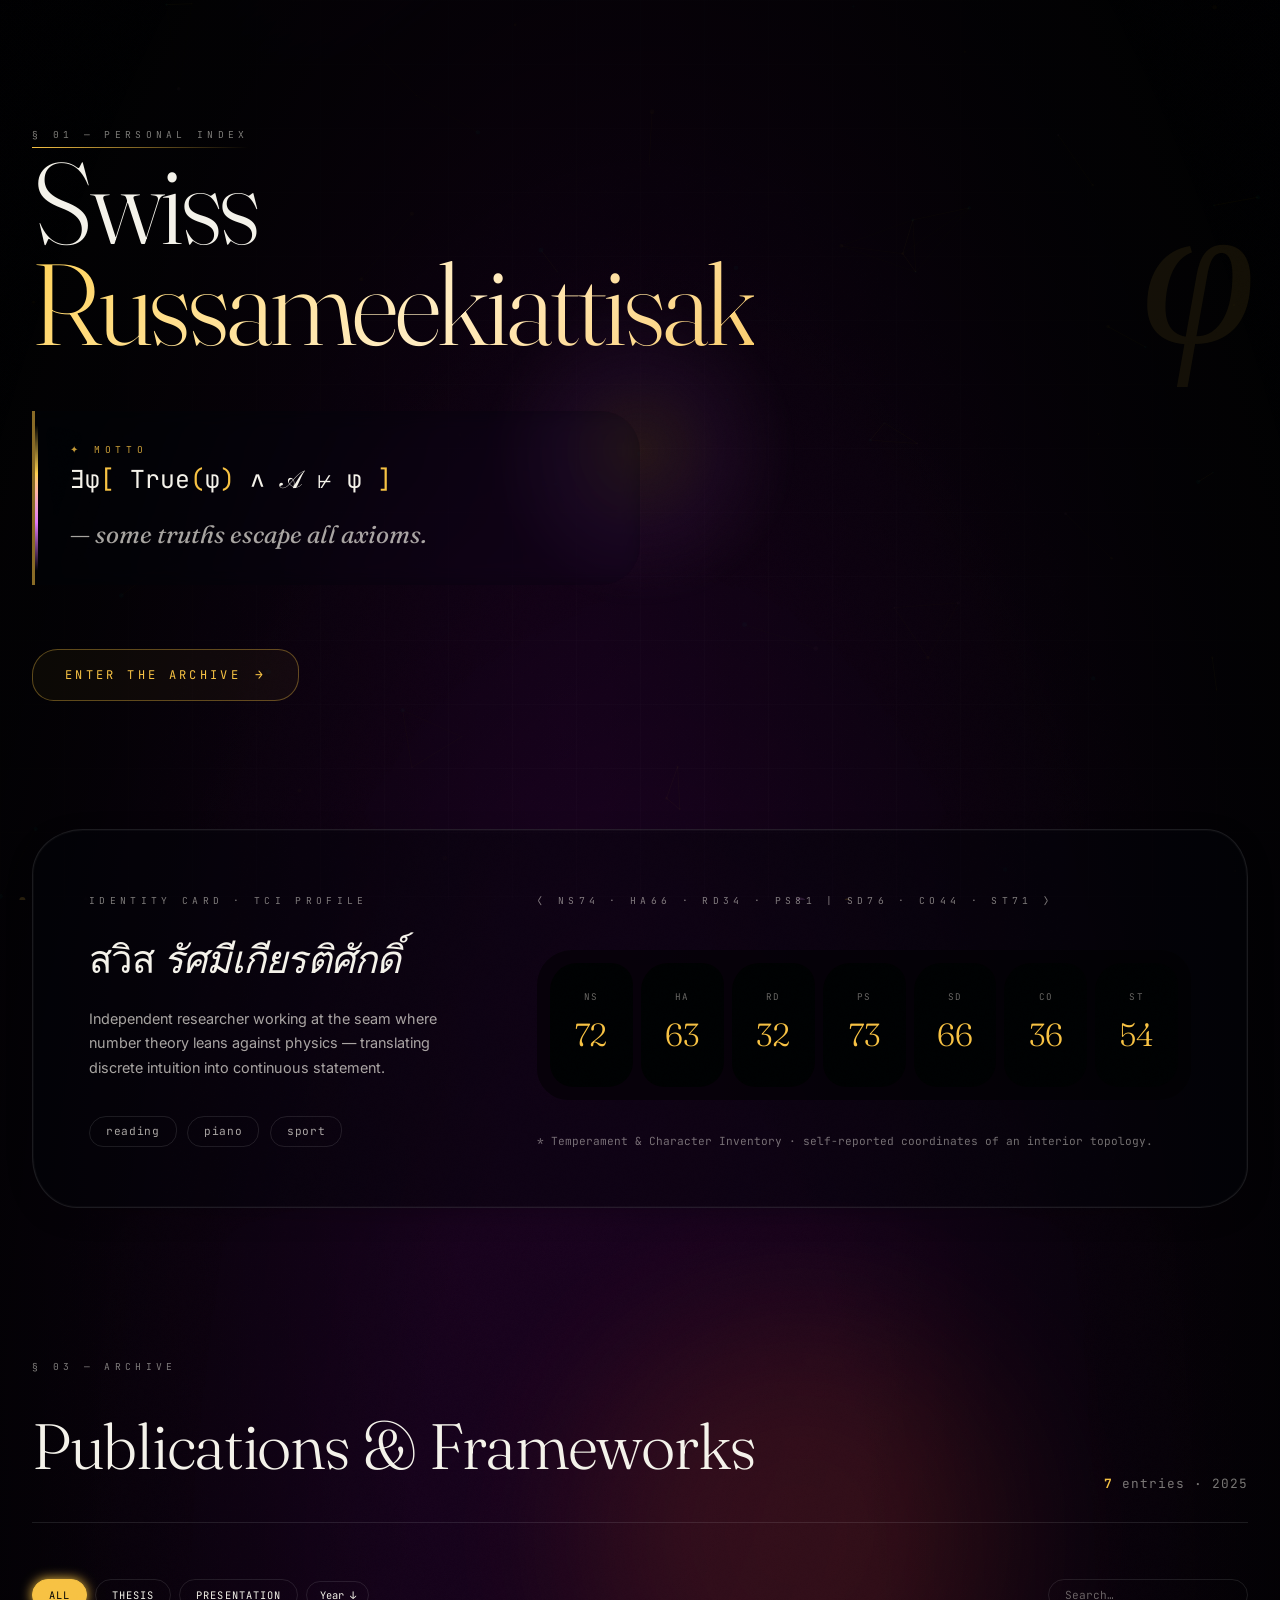
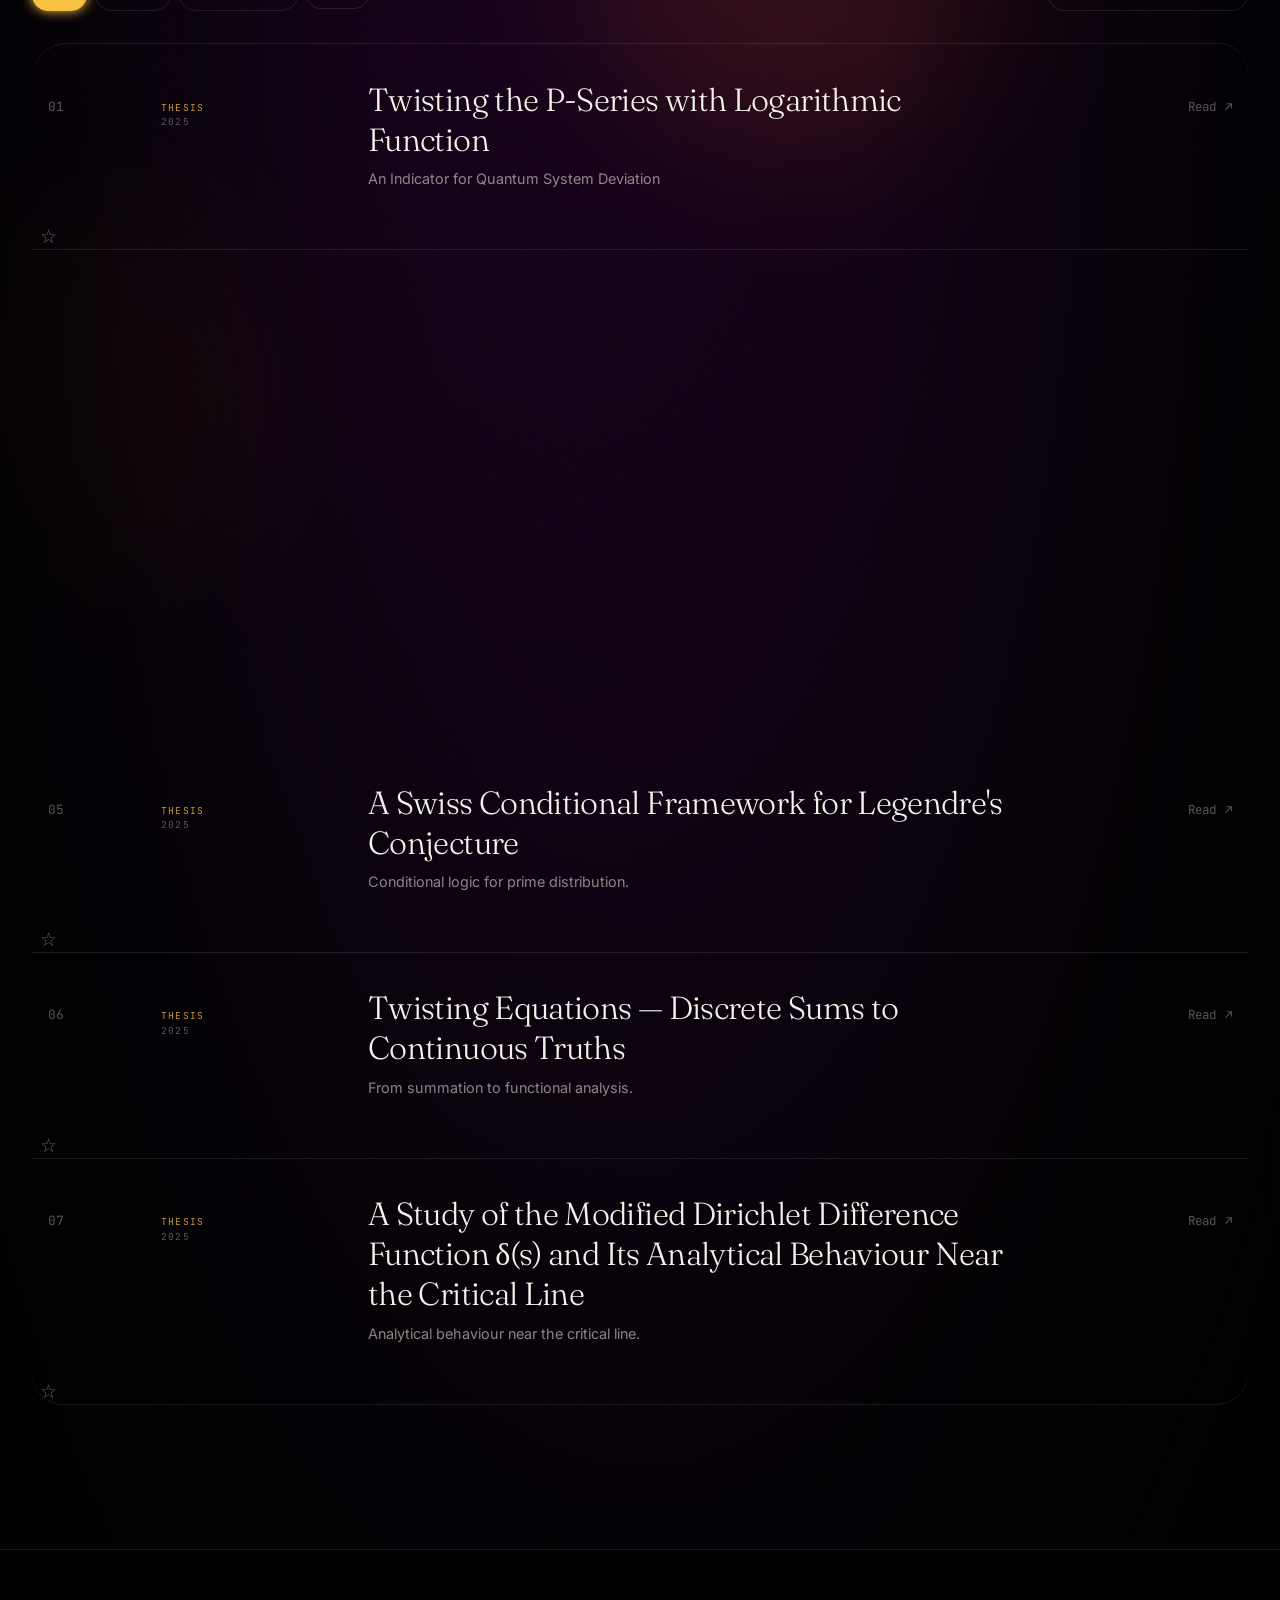
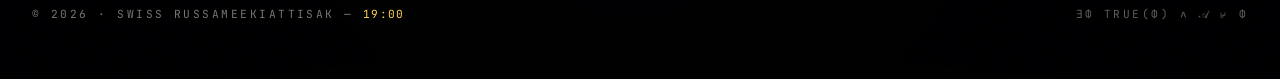
<file: index.html>
<!DOCTYPE html>
<html lang="en">
<head>
    <meta charset="UTF-8">
    <meta name="viewport" content="width=device-width, initial-scale=1.0">
    <title>Swiss Russameekiattisak — ∃φ True(φ) ∧ 𝒜 ⊬ φ</title>
    <meta name="description" content="Swiss Russameekiattisak — TCI NS74 HA66 RD34 PS81 | SD76 CO44 ST71">
    <link rel="preconnect" href="https://fonts.googleapis.com">
    <link rel="preconnect" href="https://fonts.gstatic.com" crossorigin>
    <link href="https://fonts.googleapis.com/css2?family=Fraunces:opsz,wght@9..144,300;9..144,400;9..144,600&family=JetBrains+Mono:wght@300;400;600&family=Inter:wght@300;400;500;600&display=swap" rel="stylesheet">

    <style>
        :root {
            --background: oklch(0.06 0.015 270);
            --foreground: oklch(0.96 0.01 90);
            --gold: oklch(0.84 0.15 85);
            --gold-bright: oklch(0.9 0.16 80);
            --gold-deep: oklch(0.6 0.17 58);
            --plasma: oklch(0.74 0.2 320);
            --plasma-bright: oklch(0.8 0.22 315);
            --cyan: oklch(0.8 0.14 200);
            --paper: oklch(0.1 0.02 270);
            --paper-light: oklch(0.14 0.02 270);
            --grid: oklch(1 0 0 / 5%);
            --hairline: oklch(1 0 0 / 10%);
            --hairline-gold: oklch(0.84 0.15 85 / 20%);
            --font-display: "Fraunces", "Cormorant Garamond", Georgia, serif;
            --font-mono: "JetBrains Mono", ui-monospace, monospace;
            --font-body: "Inter", system-ui, sans-serif;
            --ease-out-expo: cubic-bezier(0.16, 1, 0.3, 1);
            --ease-out-back: cubic-bezier(0.34, 1.56, 0.64, 1);
            --ease-spring: cubic-bezier(0.22, 1.2, 0.36, 1);
            --card-perspective: 1200px;
        }

        * {
            margin: 0;
            padding: 0;
            box-sizing: border-box;
        }
        html {
            scroll-behavior: smooth;
            scrollbar-width: thin;
            scrollbar-color: oklch(0.84 0.15 85 / 30%) transparent;
        }
        ::-webkit-scrollbar {
            width: 6px;
        }
        ::-webkit-scrollbar-track {
            background: transparent;
        }
        ::-webkit-scrollbar-thumb {
            background: oklch(0.84 0.15 85 / 25%);
            border-radius: 9999px;
        }
        ::-webkit-scrollbar-thumb:hover {
            background: oklch(0.84 0.15 85 / 45%);
        }
        ::selection {
            background: oklch(0.84 0.15 85 / 30%);
            color: #fff;
        }
        body {
            background-color: var(--background);
            color: var(--foreground);
            font-family: var(--font-body);
            line-height: 1.5;
            -webkit-font-smoothing: antialiased;
            -moz-osx-font-smoothing: grayscale;
            overflow-x: hidden;
            perspective: 1px;
            min-height: 100vh;
        }

        /* ===== MORPHING ORBS ===== */
        .orb-container {
            position: fixed;
            inset: 0;
            pointer-events: none;
            z-index: 0;
            overflow: hidden;
        }
        .orb {
            position: absolute;
            border-radius: 50%;
            filter: blur(80px);
            opacity: 0.45;
            will-change: transform;
            animation-timing-function: ease-in-out;
            animation-iteration-count: infinite;
        }
        .orb-1 {
            width: 55vmax;
            height: 55vmax;
            background: oklch(0.5 0.22 320 / 0.55);
            top: -20%;
            left: -15%;
            animation: orbFloat1 18s ease-in-out infinite;
        }
        .orb-2 {
            width: 45vmax;
            height: 45vmax;
            background: oklch(0.55 0.18 200 / 0.45);
            bottom: -25%;
            right: -10%;
            animation: orbFloat2 22s ease-in-out infinite;
        }
        .orb-3 {
            width: 35vmax;
            height: 35vmax;
            background: oklch(0.6 0.2 60 / 0.4);
            top: 40%;
            left: 45%;
            animation: orbFloat3 20s ease-in-out infinite;
        }
        .orb-4 {
            width: 30vmax;
            height: 30vmax;
            background: oklch(0.48 0.19 85 / 0.35);
            top: 55%;
            left: -8%;
            animation: orbFloat4 24s ease-in-out infinite;
        }
        .orb-5 {
            width: 25vmax;
            height: 25vmax;
            background: oklch(0.52 0.17 330 / 0.4);
            bottom: -15%;
            left: 30%;
            animation: orbFloat5 19s ease-in-out infinite;
        }
        @keyframes orbFloat1 {
            0%,
            100% {
                transform: translate(0, 0) scale(1);
            }
            25% {
                transform: translate(8vw, 6vh) scale(1.15);
            }
            50% {
                transform: translate(-3vw, 12vh) scale(0.9);
            }
            75% {
                transform: translate(5vw, -4vh) scale(1.08);
            }
        }
        @keyframes orbFloat2 {
            0%,
            100% {
                transform: translate(0, 0) scale(1);
            }
            33% {
                transform: translate(-7vw, -8vh) scale(1.12);
            }
            66% {
                transform: translate(4vw, 5vh) scale(0.88);
            }
        }
        @keyframes orbFloat3 {
            0%,
            100% {
                transform: translate(0, 0) scale(1);
            }
            50% {
                transform: translate(-5vw, 7vh) scale(1.1);
            }
        }
        @keyframes orbFloat4 {
            0%,
            100% {
                transform: translate(0, 0) scale(1);
            }
            30% {
                transform: translate(6vw, -3vh) scale(1.2);
            }
            60% {
                transform: translate(-2vw, 8vh) scale(0.85);
            }
        }
        @keyframes orbFloat5 {
            0%,
            100% {
                transform: translate(0, 0) scale(1);
            }
            40% {
                transform: translate(-4vw, -6vh) scale(1.14);
            }
            80% {
                transform: translate(3vw, 3vh) scale(0.92);
            }
        }

        /* ===== GRID & AURORA ===== */
        @keyframes auroraShift {
            0%,
            100% {
                background-position: 0% 50%;
            }
            25% {
                background-position: 100% 30%;
            }
            50% {
                background-position: 50% 100%;
            }
            75% {
                background-position: 0% 70%;
            }
        }
        @keyframes gridDrift {
            0% {
                transform: translateY(0);
            }
            100% {
                transform: translateY(64px);
            }
        }
        .bg-aurora {
            position: fixed;
            inset: 0;
            background-image:
                radial-gradient(60% 80% at 20% 10%, oklch(0.35 0.18 320 / 0.5), transparent 70%),
                radial-gradient(50% 70% at 90% 30%, oklch(0.45 0.16 200 / 0.4), transparent 70%),
                radial-gradient(70% 90% at 50% 100%, oklch(0.40 0.18 60 / 0.35), transparent 70%),
                radial-gradient(40% 50% at 75% 60%, oklch(0.38 0.15 85 / 0.25), transparent 60%);
            opacity: 0.55;
            background-size: 220% 220%;
            animation: auroraShift 25s ease-in-out infinite;
            pointer-events: none;
            z-index: 0;
        }
        .grid-bg {
            position: fixed;
            inset: 0;
            background-image:
                linear-gradient(var(--grid) 1px, transparent 1px),
                linear-gradient(90deg, var(--grid) 1px, transparent 1px);
            background-size: 64px 64px;
            opacity: 0.35;
            height: calc(100vh + 64px);
            top: -64px;
            animation: gridDrift 30s linear infinite;
            pointer-events: none;
            z-index: 0;
        }
        .radial-fade {
            position: fixed;
            inset: 0;
            background: radial-gradient(ellipse at center, transparent 25%, var(--background) 88%);
            pointer-events: none;
            z-index: 0;
        }
        .vignette {
            position: fixed;
            inset: 0;
            background: radial-gradient(ellipse at center, transparent 55%, oklch(0.03 0.01 270 / 0.7) 100%);
            pointer-events: none;
            z-index: 0;
        }

        /* ===== SCROLL PROGRESS ===== */
        .scroll-progress {
            position: fixed;
            top: 0;
            left: 0;
            height: 3px;
            background: linear-gradient(90deg, var(--gold), var(--plasma), var(--cyan), var(--gold-bright));
            background-size: 300% 100%;
            z-index: 10000;
            transition: width 0.08s linear;
            box-shadow:
                0 0 18px oklch(0.84 0.15 85 / 60%),
                0 0 40px oklch(0.74 0.2 320 / 30%);
            border-radius: 0 3px 3px 0;
            animation: progressShimmer 2s linear infinite;
        }
        @keyframes progressShimmer {
            0% {
                background-position: 0% center;
            }
            100% {
                background-position: 300% center;
            }
        }

        /* ===== BACK TO TOP BUTTON ===== */
        .back-to-top {
            position: fixed;
            bottom: 2rem;
            right: 2rem;
            width: 3rem;
            height: 3rem;
            border-radius: 1.8rem 1.5rem 1.6rem 1.7rem;
            background: color-mix(in srgb, var(--paper) 60%, transparent);
            backdrop-filter: blur(12px);
            border: 1.5px solid var(--hairline);
            color: var(--gold);
            display: flex;
            align-items: center;
            justify-content: center;
            font-size: 1.4rem;
            cursor: pointer;
            z-index: 10001;
            opacity: 0;
            transform: translateY(20px);
            pointer-events: none;
            transition: opacity 0.4s var(--ease-out-expo), transform 0.4s var(--ease-out-expo), background 0.3s, box-shadow 0.3s;
            box-shadow: 0 4px 20px -4px oklch(0 0 0 / 30%);
            text-decoration: none;
        }
        .back-to-top.visible {
            opacity: 1;
            transform: translateY(0);
            pointer-events: auto;
        }
        .back-to-top:hover {
            background: color-mix(in srgb, var(--gold) 16%, transparent);
            border-color: var(--gold-bright);
            box-shadow: 0 0 24px -3px oklch(0.84 0.15 85 / 30%);
            color: var(--gold-bright);
        }

        /* ===== CURSOR GLOW ===== */
        .cursor-glow {
            position: fixed;
            width: 320px;
            height: 320px;
            border-radius: 52% 48% 55% 45% / 48% 52% 45% 55%;
            background: radial-gradient(circle at center,
                    oklch(0.84 0.15 85 / 0.1) 0%,
                    oklch(0.74 0.2 320 / 0.05) 35%,
                    transparent 70%);
            pointer-events: none;
            transform: translate(-50%, -50%);
            z-index: 2;
            will-change: transform, left, top;
            filter: blur(2px);
            transition: opacity 0.4s ease;
        }
        .cursor-glow.hovering {
            width: 380px;
            height: 380px;
            background: radial-gradient(circle at center,
                    oklch(0.84 0.15 85 / 0.18) 0%,
                    oklch(0.74 0.2 320 / 0.08) 30%,
                    transparent 65%);
        }

        /* ===== MOUSE TRAIL ===== */
        .trail-particle {
            position: fixed;
            pointer-events: none;
            z-index: 3;
            border-radius: 50%;
            animation: trailFade 0.9s ease-out forwards;
        }
        @keyframes trailFade {
            0% {
                opacity: 0.7;
                transform: scale(1);
            }
            100% {
                opacity: 0;
                transform: scale(0.1) translateY(-30px);
            }
        }

        /* ===== PARTICLE CANVAS ===== */
        #particleCanvas {
            position: fixed;
            inset: 0;
            pointer-events: none;
            z-index: 1;
        }
        #sparkleCanvas {
            position: fixed;
            inset: 0;
            pointer-events: none;
            z-index: 3;
        }

        /* ===== NOISE ===== */
        .noise-overlay {
            position: fixed;
            inset: 0;
            pointer-events: none;
            z-index: 9999;
            opacity: 0.025;
            background-image: url("data:image/svg+xml,%3Csvg viewBox='0 0 256 256' xmlns='http://www.w3.org/2000/svg'%3E%3Cfilter id='noise'%3E%3CfeTurbulence type='fractalNoise' baseFrequency='0.85' numOctaves='4' stitchTiles='stitch'/%3E%3C/filter%3E%3Crect width='100%25' height='100%25' filter='url(%23noise)'/%3E%3C/svg%3E");
            background-repeat: repeat;
            background-size: 128px 128px;
            mix-blend-mode: overlay;
        }

        /* ===== REVEAL ANIMATIONS ===== */
        .reveal {
            opacity: 0;
            transform: translateY(35px);
            transition: all 0.9s var(--ease-out-expo);
            will-change: opacity, transform;
        }
        .reveal.active {
            opacity: 1;
            transform: translateY(0);
        }
        .reveal-blur {
            opacity: 0;
            transform: translateY(30px);
            filter: blur(8px);
            transition: all 1s var(--ease-out-expo);
            will-change: opacity, transform, filter;
        }
        .reveal-blur.active {
            opacity: 1;
            transform: translateY(0);
            filter: blur(0);
        }
        .delay-100 {
            transition-delay: 100ms;
        }
        .delay-200 {
            transition-delay: 200ms;
        }
        .delay-300 {
            transition-delay: 300ms;
        }
        .delay-400 {
            transition-delay: 400ms;
        }
        .delay-500 {
            transition-delay: 500ms;
        }
        .delay-600 {
            transition-delay: 600ms;
        }

        /* ===== HERO SECTION ===== */
        .hero-section {
            position: relative;
            z-index: 10;
            max-width: 85rem;
            margin: 0 auto;
            padding: 5rem 2rem 8rem;
        }
        @media (min-width: 768px) {
            .hero-section {
                padding-top: 8rem;
            }
        }
        .hero-title-block {
            display: flex;
            flex-direction: column;
            align-items: flex-start;
        }
        .section-label {
            font-family: var(--font-mono);
            font-size: 0.6rem;
            text-transform: uppercase;
            letter-spacing: 0.45em;
            color: color-mix(in srgb, var(--foreground) 50%, transparent);
            position: relative;
            display: inline-block;
            margin-bottom: 0.6rem;
        }
        .section-label::after {
            content: '';
            position: absolute;
            bottom: -6px;
            left: 0;
            width: 100%;
            height: 1px;
            background: linear-gradient(90deg, var(--gold), transparent);
            transform: scaleX(0);
            transform-origin: left;
            transition: transform 0.6s var(--ease-out-expo);
        }
        .section-label.active::after {
            transform: scaleX(1);
        }

        h1 {
            font-family: var(--font-display);
            font-weight: 300;
            line-height: 0.88;
            letter-spacing: -0.03em;
            font-size: clamp(2.4rem, 9vw, 11rem);
            text-wrap: balance;
            word-break: break-word;
            overflow-wrap: break-word;
            max-width: 100%;
            margin-top: 0;
        }
        @keyframes gradientPan {
            0% {
                background-position: 0% center;
            }
            100% {
                background-position: -200% center;
            }
        }
        .text-gradient-gold {
            background: linear-gradient(135deg,
                    var(--gold-bright) 0%,
                    oklch(0.95 0.06 85) 25%,
                    var(--gold) 50%,
                    oklch(0.9 0.1 80) 75%,
                    var(--gold-deep) 100%);
            background-size: 250% auto;
            -webkit-background-clip: text;
            background-clip: text;
            color: transparent;
            animation: gradientPan 7s linear infinite;
            text-shadow: none;
        }

        /* ===== MOTTO BLOCK ===== */
        .motto-block {
            position: relative;
            margin-top: 3.5rem;
            max-width: 38rem;
            padding: 2rem 1.8rem 2rem 2.2rem;
            background: color-mix(in srgb, var(--paper) 35%, transparent);
            backdrop-filter: blur(10px);
            -webkit-backdrop-filter: blur(10px);
            border-left: 3px solid color-mix(in srgb, var(--gold) 55%, transparent);
            border-radius: 0 2.5rem 2.5rem 0;
            transition: all 0.5s var(--ease-out-expo);
            overflow: hidden;
        }
        .motto-block::before {
            content: '';
            position: absolute;
            left: 0;
            top: 8%;
            bottom: 8%;
            width: 3px;
            background: linear-gradient(180deg, transparent, var(--gold-bright), var(--plasma), transparent);
            animation: pulseBorder 3s ease-in-out infinite;
            border-radius: 2px;
        }
        .motto-block::after {
            content: '';
            position: absolute;
            inset: 0;
            background: linear-gradient(135deg,
                    oklch(0.84 0.15 85 / 3%) 0%,
                    transparent 50%,
                    oklch(0.74 0.2 320 / 3%) 100%);
            pointer-events: none;
            opacity: 0;
            transition: opacity 0.5s ease;
        }
        .motto-block:hover {
            border-left-color: var(--gold-bright);
            background: color-mix(in srgb, var(--paper) 50%, transparent);
            box-shadow:
                0 12px 40px -12px oklch(0.84 0.15 85 / 12%),
                0 0 0 1px oklch(0.84 0.15 85 / 8%),
                inset 0 1px 0 oklch(1 0 0 / 3%);
            transform: translateX(4px);
        }
        .motto-block:hover::after {
            opacity: 1;
        }
        @keyframes pulseBorder {
            0%,
            100% {
                opacity: 0.3;
                transform: scaleY(0.5);
            }
            50% {
                opacity: 1;
                transform: scaleY(1);
            }
        }
        .motto-label {
            font-family: var(--font-mono);
            font-size: 0.6rem;
            text-transform: uppercase;
            letter-spacing: 0.5em;
            color: color-mix(in srgb, var(--gold) 80%, transparent);
        }
        .motto-formula {
            font-family: var(--font-mono);
            font-size: 1.15rem;
            line-height: 1.8;
        }
        @media (min-width: 768px) {
            .motto-formula {
                font-size: 1.55rem;
            }
        }
        .motto-text {
            margin-top: 0.85rem;
            font-family: var(--font-display);
            font-size: 1.3rem;
            font-style: italic;
            color: color-mix(in srgb, var(--foreground) 68%, transparent);
            transition: color 0.4s ease;
        }
        @media (min-width: 768px) {
            .motto-text {
                font-size: 1.55rem;
            }
        }
        .motto-block:hover .motto-text {
            color: color-mix(in srgb, var(--foreground) 88%, transparent);
        }
        .formula-bracket {
            color: var(--gold);
            display: inline-block;
            transition: all 0.3s var(--ease-out-back);
        }
        .motto-block:hover .formula-bracket {
            text-shadow: 0 0 14px oklch(0.84 0.15 85 / 55%);
            animation: bracketBounce 0.5s var(--ease-out-back);
        }
        @keyframes bracketBounce {
            0%,
            100% {
                transform: scale(1);
            }
            50% {
                transform: scale(1.25);
            }
        }

        .copy-motto-btn {
            position: absolute;
            top: 1rem;
            right: 1rem;
            background: transparent;
            border: 1px solid var(--hairline);
            color: var(--foreground);
            padding: 0.3rem 0.6rem;
            border-radius: 1rem;
            font-size: 0.7rem;
            cursor: pointer;
            opacity: 0;
            transition: opacity 0.3s ease, background 0.3s, color 0.3s;
            backdrop-filter: blur(5px);
            font-family: var(--font-mono);
        }
        .motto-block:hover .copy-motto-btn {
            opacity: 1;
        }
        .copy-motto-btn:hover {
            background: var(--gold);
            color: var(--background);
            border-color: var(--gold);
        }
        .copied-tooltip {
            position: fixed;
            background: var(--gold);
            color: var(--background);
            padding: 0.4rem 1rem;
            border-radius: 2rem;
            font-size: 0.75rem;
            pointer-events: none;
            z-index: 99999;
            animation: tooltipFade 1.8s ease forwards;
            font-family: var(--font-mono);
        }
        @keyframes tooltipFade {
            0% { opacity: 0; transform: translateY(5px); }
            20% { opacity: 1; transform: translateY(0); }
            80% { opacity: 1; }
            100% { opacity: 0; transform: translateY(-10px); }
        }

        /* ===== CTA BUTTONS ===== */
        .cta-group {
            display: flex;
            flex-wrap: wrap;
            gap: 0.85rem;
            margin-top: 4rem;
        }
        .btn-primary {
            display: inline-flex;
            align-items: center;
            gap: 0.85rem;
            border: 1.5px solid color-mix(in srgb, var(--gold) 35%, transparent);
            background: color-mix(in srgb, var(--gold) 4%, transparent);
            padding: 0.95rem 2rem;
            font-family: var(--font-mono);
            font-size: 0.75rem;
            text-transform: uppercase;
            letter-spacing: 0.28em;
            color: var(--gold);
            text-decoration: none;
            transition: all 0.4s var(--ease-out-expo);
            position: relative;
            overflow: hidden;
            border-radius: 1.6rem 1.3rem 1.5rem 1.35rem;
            cursor: pointer;
            user-select: none;
            -webkit-tap-highlight-color: transparent;
            outline: none;
            z-index: 1;
        }
        .btn-primary:hover {
            background: color-mix(in srgb, var(--gold) 16%, transparent);
            border-color: var(--gold-bright);
            box-shadow:
                0 0 30px -6px oklch(0.84 0.15 85 / 40%),
                0 10px 40px -10px oklch(0.84 0.15 85 / 18%),
                inset 0 1px 0 oklch(0.84 0.15 85 / 18%);
            transform: translateY(-4px) scale(1.03);
            color: var(--gold-bright);
        }
        .btn-primary:active {
            transform: translateY(-1px) scale(0.98);
            transition: all 0.1s ease;
            box-shadow: 0 0 16px -2px oklch(0.84 0.15 85 / 50%);
        }
        .btn-primary::before {
            content: '';
            position: absolute;
            top: 0;
            left: -120%;
            width: 120%;
            height: 100%;
            background: linear-gradient(90deg,
                    transparent,
                    oklch(0.84 0.15 85 / 18%),
                    oklch(0.74 0.2 320 / 10%),
                    transparent);
            transition: left 0.55s ease;
        }
        .btn-primary:hover::before {
            left: 100%;
        }
        .btn-primary .arrow {
            transition: transform 0.3s var(--ease-out-back);
            display: inline-block;
            font-size: 1.1em;
        }
        .btn-primary:hover .arrow {
            transform: translateX(7px);
        }
        .ripple {
            position: absolute;
            border-radius: 50%;
            background: oklch(0.84 0.15 85 / 35%);
            transform: scale(0);
            animation: rippleEffect 0.65s linear;
            pointer-events: none;
        }
        @keyframes rippleEffect {
            to {
                transform: scale(5);
                opacity: 0;
            }
        }

        /* ===== IDENTITY CARD - 3D TILT ===== */
        .identity-section {
            position: relative;
            z-index: 10;
            max-width: 85rem;
            margin: 0 auto;
            padding: 0 2rem 9rem;
            perspective: var(--card-perspective);
        }
        .card-3d-wrapper {
            perspective: var(--card-perspective);
            transform-style: preserve-3d;
        }
        .card-container {
            border: 1.5px solid var(--hairline);
            background: color-mix(in srgb, var(--paper) 40%, transparent);
            backdrop-filter: blur(16px);
            -webkit-backdrop-filter: blur(16px);
            padding: 2.8rem;
            transition: box-shadow 0.5s var(--ease-out-expo), border-color 0.5s;
            position: relative;
            overflow: hidden;
            border-radius: 3.2rem 2.6rem 3rem 2.8rem / 2.8rem 3rem 2.6rem 3.2rem;
            transform-style: preserve-3d;
            will-change: transform;
            box-shadow:
                0 8px 32px -8px oklch(0 0 0 / 30%),
                0 0 0 1px oklch(1 0 0 / 3%) inset;
        }
        .card-container::before {
            content: '';
            position: absolute;
            top: -60%;
            left: -60%;
            width: 220%;
            height: 220%;
            background: conic-gradient(from 0deg,
                    transparent,
                    oklch(0.84 0.15 85 / 6%),
                    transparent 35%,
                    oklch(0.74 0.2 320 / 4%),
                    transparent 70%);
            animation: cardShine 12s linear infinite;
            opacity: 0;
            transition: opacity 0.5s ease;
            border-radius: inherit;
            pointer-events: none;
        }
        .card-container.card-hover {
            border-color: color-mix(in srgb, var(--gold) 30%, transparent);
            box-shadow:
                0 28px 70px -20px oklch(0.84 0.15 85 / 16%),
                0 0 0 2px oklch(0.84 0.15 85 / 14%),
                0 0 80px -10px oklch(0.74 0.2 320 / 10%),
                inset 0 1px 0 oklch(1 0 0 / 4%);
        }
        .card-container.card-hover::before {
            opacity: 1;
        }
        @keyframes cardShine {
            from {
                transform: rotate(0deg);
            }
            to {
                transform: rotate(360deg);
            }
        }
        .card-container .card-glow-edge {
            position: absolute;
            inset: -2px;
            border-radius: inherit;
            background: linear-gradient(135deg,
                    oklch(0.84 0.15 85 / 50%),
                    transparent 35%,
                    oklch(0.74 0.2 320 / 40%),
                    transparent 65%,
                    oklch(0.8 0.14 200 / 30%),
                    transparent);
            opacity: 0;
            transition: opacity 0.5s ease;
            pointer-events: none;
            z-index: -1;
            filter: blur(6px);
        }
        .card-container.card-hover .card-glow-edge {
            opacity: 1;
        }
        @media (min-width: 768px) {
            .card-container {
                padding: 3.5rem;
            }
        }
        .card-grid {
            display: grid;
            gap: 3.5rem;
            position: relative;
            z-index: 1;
        }
        @media (min-width: 768px) {
            .card-grid {
                grid-template-columns: 1.2fr 2fr;
            }
        }
        .card-name {
            font-family: var(--font-display);
            font-size: 2.4rem;
            font-weight: 300;
            letter-spacing: -0.02em;
            margin-top: 1.2rem;
            line-height: 1.15;
            text-align: left;
        }
        .card-bio {
            margin-top: 1.6rem;
            max-width: 28rem;
            font-size: 0.9rem;
            line-height: 1.7;
            color: color-mix(in srgb, var(--foreground) 68%, transparent);
        }

        /* ===== TAGS ===== */
        .tags {
            display: flex;
            flex-wrap: wrap;
            gap: 0.65rem;
            margin-top: 2.2rem;
            font-family: var(--font-mono);
            font-size: 0.7rem;
        }
        .tag {
            border: 1.2px solid var(--hairline);
            padding: 0.4rem 1rem;
            text-transform: lowercase;
            letter-spacing: 0.06em;
            color: color-mix(in srgb, var(--foreground) 68%, transparent);
            transition: all 0.3s var(--ease-out-expo);
            position: relative;
            overflow: hidden;
            border-radius: 1.2rem 0.9rem 1.1rem 1rem;
            cursor: default;
            z-index: 1;
        }
        .tag::after {
            content: '';
            position: absolute;
            inset: 0;
            background: linear-gradient(135deg, var(--gold), var(--plasma));
            transform: scaleX(0);
            transform-origin: left;
            transition: transform 0.35s var(--ease-out-expo);
            z-index: -1;
            border-radius: inherit;
            opacity: 0.9;
        }
        .tag:hover {
            border-color: var(--gold);
            color: var(--background);
            transform: translateY(-3px);
            box-shadow: 0 6px 20px -6px oklch(0.84 0.15 85 / 35%);
        }
        .tag:hover::after {
            transform: scaleX(1);
        }

        /* ===== TCI GRID ===== */
        .tci-grid {
            display: grid;
            grid-template-columns: repeat(4, 1fr);
            gap: 8px;
            background: transparent;
            margin-top: 2rem;
            padding: 0.8rem;
            border-radius: 2.2rem 1.9rem 2rem 1.95rem;
            background: color-mix(in srgb, var(--background) 55%, transparent);
        }
        @media (min-width: 768px) {
            .tci-grid {
                grid-template-columns: repeat(7, 1fr);
            }
        }
        .tci-cell {
            display: flex;
            flex-direction: column;
            align-items: center;
            justify-content: center;
            gap: 0.4rem;
            background: var(--background);
            padding: 1.7rem 0.6rem;
            transition: all 0.4s var(--ease-out-expo);
            cursor: pointer;
            position: relative;
            overflow: hidden;
            border-radius: 1.7rem 1.35rem 1.55rem 1.45rem;
            border: 1px solid transparent;
            z-index: 1;
        }
        .tci-cell::before {
            content: '';
            position: absolute;
            inset: 0;
            background: radial-gradient(circle at center,
                    oklch(0.84 0.15 85 / 70%) 0%,
                    transparent 75%);
            opacity: 0;
            transition: opacity 0.4s ease;
            border-radius: inherit;
            z-index: -1;
        }
        .tci-cell::after {
            content: '';
            position: absolute;
            inset: -1px;
            border-radius: inherit;
            background: linear-gradient(180deg,
                    oklch(0.84 0.15 85 / 60%),
                    oklch(0.74 0.2 320 / 30%),
                    transparent);
            opacity: 0;
            transition: opacity 0.35s ease;
            z-index: -1;
        }
        .tci-cell:hover {
            transform: scale(1.1) translateY(-7px);
            z-index: 3;
            box-shadow:
                0 16px 44px -8px oklch(0.84 0.15 85 / 28%),
                0 0 0 2px oklch(0.84 0.15 85 / 35%);
            border-color: oklch(0.84 0.15 85 / 25%);
            background: oklch(0.09 0.015 270);
        }
        .tci-cell:hover::before {
            opacity: 0.22;
        }
        .tci-cell:hover::after {
            opacity: 1;
        }
        .tci-key {
            font-family: var(--font-mono);
            font-size: 0.58rem;
            text-transform: uppercase;
            letter-spacing: 0.14em;
            color: color-mix(in srgb, var(--foreground) 42%, transparent);
            transition: all 0.35s var(--ease-out-expo);
            position: relative;
        }
        .tci-cell:hover .tci-key {
            color: var(--foreground);
            transform: translateY(-3px);
            letter-spacing: 0.2em;
        }
        .tci-value {
            font-family: var(--font-display);
            font-size: 2rem;
            font-weight: 300;
            color: var(--gold);
            font-variant-numeric: tabular-nums;
            transition: all 0.35s var(--ease-out-expo);
            position: relative;
        }
        .tci-cell:hover .tci-value {
            transform: scale(1.22);
            text-shadow:
                0 0 28px oklch(0.84 0.15 85 / 70%),
                0 0 56px oklch(0.84 0.15 85 / 40%),
                0 0 80px oklch(0.74 0.2 320 / 30%);
            color: var(--gold-bright);
        }
        .tci-note {
            margin-top: 2rem;
            font-family: var(--font-mono);
            font-size: 0.7rem;
            line-height: 1.7;
            color: color-mix(in srgb, var(--foreground) 45%, transparent);
        }

        /* TCI Tooltip */
        .tci-tooltip {
            position: absolute;
            bottom: calc(100% + 12px);
            left: 50%;
            transform: translateX(-50%);
            background: oklch(0.14 0.02 270 / 0.95);
            backdrop-filter: blur(12px);
            color: var(--foreground);
            padding: 0.7rem 1rem;
            border-radius: 1.2rem;
            font-family: var(--font-body);
            font-size: 0.7rem;
            line-height: 1.5;
            white-space: normal;
            width: 220px;
            text-align: left;
            pointer-events: none;
            opacity: 0;
            transition: opacity 0.25s ease;
            z-index: 100;
            border: 1px solid var(--hairline-gold);
            box-shadow: 0 8px 20px -6px oklch(0 0 0 / 50%);
        }
        .tci-cell.tooltip-visible {
            overflow: visible;
        }
        .tci-cell.tooltip-visible .tci-tooltip {
            opacity: 1;
        }
        @media (max-width: 480px) {
            .tci-tooltip {
                width: 180px;
                font-size: 0.65rem;
                bottom: calc(100% + 6px);
            }
        }

        /* ===== WORKS SECTION ===== */
        .works-section {
            position: relative;
            z-index: 10;
            max-width: 85rem;
            margin: 0 auto;
            padding: 0 2rem 9rem;
        }
        .works-header {
            display: flex;
            align-items: flex-end;
            justify-content: space-between;
            border-bottom: 1.5px solid var(--hairline);
            padding-bottom: 1.8rem;
            margin-bottom: 3.5rem;
            flex-wrap: wrap;
            gap: 1.2rem;
        }
        .works-title {
            font-family: var(--font-display);
            font-size: 2.5rem;
            font-weight: 300;
            letter-spacing: -0.02em;
            margin-top: 0.85rem;
        }
        @media (min-width: 768px) {
            .works-title {
                font-size: 4rem;
            }
        }
        .works-count {
            font-family: var(--font-mono);
            font-size: 0.8rem;
            color: color-mix(in srgb, var(--foreground) 48%, transparent);
            letter-spacing: 0.08em;
        }
        .counter-animate {
            display: inline-block;
            min-width: 1ch;
            color: var(--gold);
            font-weight: 600;
        }

        .works-list {
            list-style: none;
            border-top: 1.5px solid var(--hairline);
            border-bottom: 1.5px solid var(--hairline);
            border-radius: 2.2rem 1.9rem 2rem 1.95rem;
            overflow: hidden;
        }
        .work-item {
            border-bottom: 1px solid var(--hairline);
            position: relative;
            opacity: 0;
            transform: translateX(-25px);
            transition: all 0.55s var(--ease-out-expo), opacity 0.55s, transform 0.55s, max-height 0.5s ease, margin 0.5s ease;
        }
        .work-item:last-child {
            border-bottom: none;
        }
        .work-item.visible {
            opacity: 1;
            transform: translateX(0);
        }
        .work-link {
            display: grid;
            grid-template-columns: 2fr 10fr;
            gap: 1.2rem;
            padding: 2.2rem 1rem;
            text-decoration: none;
            color: inherit;
            transition: all 0.35s var(--ease-out-expo);
            position: relative;
            overflow: hidden;
        }
        @media (min-width: 768px) {
            .work-link {
                grid-template-columns: 1fr 2fr 7fr 2fr;
                align-items: baseline;
            }
        }
        .work-link::before {
            content: '';
            position: absolute;
            bottom: 0;
            left: 1rem;
            right: 1rem;
            height: 1.5px;
            background: linear-gradient(90deg, transparent, var(--gold), var(--plasma), transparent);
            transform: scaleX(0);
            transition: transform 0.45s var(--ease-out-expo);
        }
        .work-link:hover::before {
            transform: scaleX(1);
        }
        .work-link::after {
            content: '';
            position: absolute;
            left: 0;
            top: 0;
            height: 100%;
            width: 4px;
            background: linear-gradient(180deg, var(--gold-bright), var(--plasma), var(--cyan));
            transform: scaleY(0);
            transition: transform 0.35s var(--ease-out-expo);
            transform-origin: center;
            border-radius: 0 4px 4px 0;
        }
        .work-link:hover {
            background: color-mix(in srgb, var(--gold) 5%, transparent);
            padding-left: 2rem;
        }
        .work-link:hover::after {
            transform: scaleY(1);
        }
        .work-number {
            font-family: var(--font-mono);
            font-size: 0.8rem;
            color: color-mix(in srgb, var(--foreground) 35%, transparent);
            transition: all 0.35s var(--ease-out-expo);
        }
        .work-link:hover .work-number {
            color: var(--gold-bright);
            transform: translateX(6px);
            text-shadow: 0 0 12px oklch(0.84 0.15 85 / 40%);
        }
        .work-meta {
            grid-column: span 2;
        }
        @media (min-width: 768px) {
            .work-meta {
                grid-column: auto;
            }
        }
        .work-type {
            font-family: var(--font-mono);
            font-size: 0.6rem;
            text-transform: uppercase;
            letter-spacing: 0.12em;
            color: color-mix(in srgb, var(--gold) 78%, transparent);
            transition: color 0.3s ease;
        }
        .work-link:hover .work-type {
            color: var(--gold-bright);
        }
        .work-year {
            font-family: var(--font-mono);
            font-size: 0.6rem;
            letter-spacing: 0.12em;
            color: color-mix(in srgb, var(--foreground) 35%, transparent);
        }
        .work-title-text {
            font-family: var(--font-display);
            font-size: 1.6rem;
            font-weight: 300;
            line-height: 1.25;
            letter-spacing: -0.02em;
            transition: all 0.35s var(--ease-out-expo);
        }
        @media (min-width: 768px) {
            .work-title-text {
                font-size: 2rem;
            }
        }
        .work-link:hover .work-title-text {
            color: var(--gold-bright);
            transform: translateX(8px);
            text-shadow: 0 0 30px oklch(0.84 0.15 85 / 35%);
        }
        .work-subtitle {
            margin-top: 0.55rem;
            font-size: 0.9rem;
            color: color-mix(in srgb, var(--foreground) 55%, transparent);
            transition: all 0.35s var(--ease-out-expo);
        }
        .work-link:hover .work-subtitle {
            transform: translateX(8px);
            color: color-mix(in srgb, var(--foreground) 75%, transparent);
        }
        .work-action {
            justify-self: end;
            font-family: var(--font-mono);
            font-size: 0.78rem;
            color: color-mix(in srgb, var(--foreground) 35%, transparent);
            transition: all 0.35s var(--ease-out-expo);
            display: inline-flex;
            align-items: center;
            gap: 0.55rem;
        }
        .work-action span {
            display: inline-block;
            transition: transform 0.35s var(--ease-out-back);
        }
        .work-link:hover .work-action {
            color: var(--gold-bright);
            letter-spacing: 0.06em;
        }
        .work-link:hover .work-action span {
            transform: translateX(6px) rotate(-10deg);
        }

        /* Bookmark button */
        .bookmark-btn {
            background: none;
            border: none;
            color: inherit;
            cursor: pointer;
            font-size: 1.2rem;
            opacity: 0.4;
            transition: opacity 0.3s, transform 0.3s;
            padding: 0 0.5rem;
            align-self: center;
            justify-self: center;
        }
        .bookmark-btn:hover {
            opacity: 0.9;
            transform: scale(1.2);
        }
        .bookmark-btn.bookmarked {
            opacity: 1;
            color: var(--gold-bright);
            filter: drop-shadow(0 0 4px var(--gold));
        }

        /* Sort button */
        .sort-btn {
            background: none;
            border: 1px solid var(--hairline);
            color: var(--foreground);
            font-family: var(--font-mono);
            font-size: 0.65rem;
            padding: 0.4rem 0.8rem;
            border-radius: 2rem;
            cursor: pointer;
            transition: all 0.3s;
            backdrop-filter: blur(8px);
        }
        .sort-btn:hover {
            border-color: var(--gold);
            background: color-mix(in srgb, var(--gold) 15%, transparent);
        }

        /* ===== FOOTER ===== */
        footer {
            position: relative;
            z-index: 10;
            border-top: 1.5px solid var(--hairline);
            background: color-mix(in srgb, var(--background) 80%, transparent);
            backdrop-filter: blur(8px);
            -webkit-backdrop-filter: blur(8px);
        }
        .footer-inner {
            max-width: 85rem;
            margin: 0 auto;
            display: flex;
            flex-direction: column;
            gap: 1.5rem;
            padding: 3.5rem 2rem;
            font-family: var(--font-mono);
            font-size: 0.7rem;
            text-transform: uppercase;
            letter-spacing: 0.22em;
            color: color-mix(in srgb, var(--foreground) 48%, transparent);
        }
        @media (min-width: 768px) {
            .footer-inner {
                flex-direction: row;
                align-items: center;
                justify-content: space-between;
            }
        }
        footer a {
            color: inherit;
            text-decoration: none;
            transition: all 0.28s ease;
            position: relative;
        }
        footer a::after {
            content: '';
            position: absolute;
            bottom: -3px;
            left: 0;
            width: 0;
            height: 1.5px;
            background: var(--gold);
            transition: width 0.35s var(--ease-out-expo);
            border-radius: 1px;
        }
        footer a:hover {
            color: var(--gold-bright);
        }
        footer a:hover::after {
            width: 100%;
        }
        #liveTime {
            color: var(--gold-bright);
            font-weight: 400;
            letter-spacing: 0.1em;
        }

        /* ===== FLOATING GLYPH ===== */
        .floating-glyph {
            pointer-events: none;
            position: absolute;
            right: 1.5rem;
            top: 7rem;
            z-index: 5;
            display: none;
            will-change: transform;
        }
        @media (min-width: 768px) {
            .floating-glyph {
                display: block;
            }
        }
        .floating-glyph span {
            font-family: var(--font-display);
            font-size: 13rem;
            font-weight: 300;
            font-style: italic;
            color: oklch(0.84 0.15 85 / 8%);
            animation: floatSlow 8s ease-in-out infinite, glowPulseGlyph 6s ease-in-out infinite;
            display: inline-block;
            transition: transform 0.1s ease-out;
        }
        @keyframes floatSlow {
            0%,
            100% {
                transform: translateY(0) rotate(0deg);
            }
            33% {
                transform: translateY(-18px) rotate(2.5deg);
            }
            66% {
                transform: translateY(8px) rotate(-1.5deg);
            }
        }
        @keyframes glowPulseGlyph {
            0%,
            100% {
                text-shadow: 0 0 0px transparent;
            }
            50% {
                text-shadow: 0 0 40px oklch(0.84 0.15 85 / 20%), 0 0 80px oklch(0.84 0.15 85 / 10%);
            }
        }

        /* ===== SPARKLE PARTICLES ===== */
        .sparkle {
            position: fixed;
            pointer-events: none;
            z-index: 4;
            width: 4px;
            height: 4px;
            background: var(--gold-bright);
            border-radius: 50%;
            animation: sparkleFloat 1.2s ease-out forwards;
            box-shadow: 0 0 6px oklch(0.9 0.16 80 / 80%), 0 0 16px oklch(0.74 0.2 320 / 40%);
        }
        @keyframes sparkleFloat {
            0% {
                opacity: 1;
                transform: translate(0, 0) scale(1);
            }
            100% {
                opacity: 0;
                transform: translate(var(--sx), var(--sy)) scale(0);
            }
        }

        /* ===== NEW: FILTER BAR ===== */
        .filter-bar {
            display: flex;
            flex-wrap: wrap;
            gap: 0.5rem;
            margin-bottom: 2rem;
            align-items: center;
        }
        .filter-btn {
            border: 1px solid var(--hairline);
            background: transparent;
            color: var(--foreground);
            font-family: var(--font-mono);
            font-size: 0.65rem;
            text-transform: uppercase;
            letter-spacing: 0.1em;
            padding: 0.5rem 1rem;
            border-radius: 2rem;
            cursor: pointer;
            transition: all 0.3s ease;
            backdrop-filter: blur(8px);
        }
        .filter-btn.active {
            background: var(--gold);
            color: var(--background);
            border-color: var(--gold);
            box-shadow: 0 0 12px var(--gold);
        }
        .filter-btn:hover {
            border-color: var(--gold);
            background: color-mix(in srgb, var(--gold) 15%, transparent);
        }
        .search-input {
            background: transparent;
            border: 1px solid var(--hairline);
            color: var(--foreground);
            font-family: var(--font-mono);
            font-size: 0.7rem;
            padding: 0.5rem 1rem;
            border-radius: 2rem;
            margin-left: auto;
            outline: none;
            transition: border-color 0.3s;
            backdrop-filter: blur(8px);
            min-width: 160px;
        }
        .search-input:focus {
            border-color: var(--gold);
        }
        .search-input::placeholder {
            color: color-mix(in srgb, var(--foreground) 40%, transparent);
        }

        @media (prefers-reduced-motion: reduce) {
            *,
            *::before,
            *::after {
                animation: none !important;
                transition: none !important;
                transform: none !important;
                opacity: 1 !important;
            }
            .work-item {
                opacity: 1;
                transform: none;
            }
            .reveal,
            .reveal-blur {
                opacity: 1;
                transform: none;
                filter: none;
            }
        }
    </style>
</head>
<body>
    <div class="scroll-progress" id="scrollProgress"></div>
    <div class="back-to-top" id="backToTop" title="Back to top">↑</div>
    <div class="cursor-glow" id="cursorGlow"></div>
    <canvas id="particleCanvas"></canvas>
    <canvas id="sparkleCanvas"></canvas>
    <div class="noise-overlay"></div>

    <main>
        <div class="orb-container">
            <div class="orb orb-1"></div>
            <div class="orb orb-2"></div>
            <div class="orb orb-3"></div>
            <div class="orb orb-4"></div>
            <div class="orb orb-5"></div>
        </div>
        <div class="bg-aurora"></div>
        <div class="grid-bg"></div>
        <div class="radial-fade"></div>
        <div class="vignette"></div>

        <section class="hero-section">
            <div class="hero-title-block">
                <div class="section-label reveal">§ 01 — Personal Index</div>
                <h1 class="reveal-blur delay-100">
                    Swiss<br>
                    <span class="text-gradient-gold">Russameekiattisak</span>
                </h1>
            </div>
            <figure class="motto-block reveal delay-300">
                <figcaption class="motto-label">✦ Motto</figcaption>
                <blockquote>
                    <div class="motto-formula">
                        ∃φ<span class="formula-bracket">[</span>
                        True<span class="formula-bracket">(</span>φ<span class="formula-bracket">)</span>
                        ∧
                        𝒜 ⊬ φ
                        <span class="formula-bracket">]</span>
                    </div>
                    <div class="motto-text">— some truths escape all axioms.</div>
                </blockquote>
                <button class="copy-motto-btn" id="copyMottoBtn" title="Copy motto">📋 Copy</button>
            </figure>
            <div class="cta-group reveal delay-400">
                <a href="#works" class="btn-primary magnetic-btn" id="primaryBtn">
                    Enter the Archive
                    <span class="arrow">→</span>
                </a>
            </div>
            <div class="floating-glyph reveal delay-500" id="floatingGlyph">
                <span>φ</span>
            </div>
        </section>

        <section class="identity-section">
            <div class="card-3d-wrapper reveal-blur" id="card3DWrapper">
                <div class="card-container" id="identityCard">
                    <div class="card-glow-edge"></div>
                    <div class="card-grid">
                        <div>
                            <div class="section-label">Identity Card · TCI Profile</div>
                            <div class="card-name">สวิส <span style="font-style: italic;">รัศมีเกียรติศักดิ์</span></div>
                            <p class="card-bio">
                                Independent researcher working at the seam where number theory leans against physics — translating discrete intuition into continuous statement.
                            </p>
                            <div class="tags">
                                <span class="tag">reading</span>
                                <span class="tag">piano</span>
                                <span class="tag">sport</span>
                            </div>
                        </div>
                        <div>
                            <div class="section-label">⟨ NS74 · HA66 · RD34 · PS81 | SD76 · CO44 · ST71 ⟩</div>
                            <div class="tci-grid" id="tciGrid"></div>
                            <p class="tci-note">
                                * Temperament &amp; Character Inventory · self-reported coordinates of an interior topology.
                            </p>
                        </div>
                    </div>
                </div>
            </div>
        </section>

        <section id="works" class="works-section">
            <div class="works-header reveal">
                <div>
                    <div class="section-label">§ 03 — Archive</div>
                    <h2 class="works-title">Publications &amp; Frameworks</h2>
                </div>
                <div class="works-count"><span id="worksCount" class="counter-animate">0</span> entries · 2025</div>
            </div>
            <div class="filter-bar reveal delay-100">
                <button class="filter-btn active" data-filter="all">All</button>
                <button class="filter-btn" data-filter="Thesis">Thesis</button>
                <button class="filter-btn" data-filter="Presentation">Presentation</button>
                <button class="sort-btn" id="sortYearBtn" title="Sort by year">Year ↓</button>
                <input type="text" class="search-input" placeholder="Search…" id="searchInput">
            </div>
            <ol class="works-list" id="worksList"></ol>
        </section>

        <footer class="reveal">
            <div class="footer-inner">
                <div>© <span id="currentYear"></span> · Swiss Russameekiattisak — <span id="liveTime">--:--</span></div>
                <div style="color: color-mix(in srgb, var(--foreground) 38%, transparent);">∃φ True(φ) ∧ 𝒜 ⊬ φ</div>
            </div>
        </footer>
    </main>

    <script>
        const tciCodes = [
            { k: "NS", v: "74" }, { k: "HA", v: "66" }, { k: "RD", v: "34" },
            { k: "PS", v: "81" }, { k: "SD", v: "76" }, { k: "CO", v: "44" }, { k: "ST", v: "71" }
        ];
        const tciDescriptions = {
            NS: "Novelty Seeking: การแสวงหาสิ่งใหม่/สิ่งเร้า บุคคลที่ชอบความท้าทาย สนุกสนาน ตื่นเต้นง่าย",
            HA: "Harm Avoidance: การหลีกเลี่ยงอันตราย บุคคลที่ระมัดระวัง ขี้อาย วิตกกังวลสูง",
            RD: "Reward Dependence: การพึ่งพารางวัล บุคคลที่ชอบสังคม อบอุ่น ไวต่อความรู้สึกผู้อื่น",
            PS: "Persistence: ความคงทน บุคคลที่มุ่งมั่น ขยัน ไม่ยอมแพ้ง่าย แม้ต้องเผชิญอุปสรรค",
            SD: "Self-Directedness: การกำกับตนเอง บุคคลที่มีเป้าหมาย รับผิดชอบตนเอง และเชื่อมั่นในความสามารถของตน",
            CO: "Cooperativeness: ความร่วมมือ บุคคลที่เห็นอกเห็นใจผู้อื่น มีคุณธรรม ชอบช่วยเหลือสังคม",
            ST: "Self-Transcendence: การก้าวข้ามตนเอง บุคคลที่มีจินตนาการสูง มีจิตวิญญาณ หรือเข้าใจความเชื่อมโยงของสรรพสิ่ง"
        };

        // Updated last work title as requested
        const works = [
            { year: "2025", type: "Thesis", title: "Twisting the P-Series with Logarithmic Function", subtitle: "An Indicator for Quantum System Deviation", href: "https://figshare.com/articles/thesis/UntitledTwisting_the_P-Series_with_Logarithmic_FunctionAn_Indicator_for_Quantum_System_Deviation_Item/30438497" },
            { year: "2025", type: "Presentation", title: "Gravitational Acceleration Formula (Full Form)", subtitle: "A modern derivation incorporating updated constants.", href: "https://figshare.com/articles/presentation/Gravitational_Acceleration_Formula_Full_Form_In2025/30277669" },
            { year: "2025", type: "Thesis", title: "Binocular Vision and Wave Interference", subtitle: "A formal bridge between biological vision and wave dynamics.", href: "https://figshare.com/articles/thesis/A_Mathematical_Framework_forComparing_Binocular_Vision_andWave_Interference/30016591" },
            { year: "2025", type: "Thesis", title: "Root-Power Arithmetic ⊛ Universe", subtitle: "Unconventional arithmetic within theoretical physics.", href: "https://figshare.com/articles/thesis/Root-Power_Arithmetic_Universe/29992411" },
            { year: "2025", type: "Thesis", title: "A Swiss Conditional Framework for Legendre's Conjecture", subtitle: "Conditional logic for prime distribution.", href: "https://figshare.com/articles/thesis/A_Swiss_Conditional_Framework_for_Legendre_s_Conjecture/29967043" },
            { year: "2025", type: "Thesis", title: "Twisting Equations — Discrete Sums to Continuous Truths", subtitle: "From summation to functional analysis.", href: "https://figshare.com/articles/thesis/TWISTING_EQUATIONS_FROM_DISCRETE_SUMS_TO_CONTINUOUSTRUTHS/29924387" },
            { year: "2025", type: "Thesis", title: "A Study of the Modified Dirichlet Difference Function δ(s) and Its Analytical Behaviour Near the Critical Line", subtitle: "Analytical behaviour near the critical line.", href: "https://swiss97501-max.github.io/Thesis/" }
        ];

        // DOM refs
        const scrollProgress = document.getElementById('scrollProgress');
        const cursorGlow = document.getElementById('cursorGlow');
        const backToTopBtn = document.getElementById('backToTop');
        const particleCanvas = document.getElementById('particleCanvas');
        const sparkleCanvas = document.getElementById('sparkleCanvas');
        const ctxParticles = particleCanvas.getContext('2d');
        const ctxSparkles = sparkleCanvas.getContext('2d');
        const primaryBtn = document.getElementById('primaryBtn');
        const identityCard = document.getElementById('identityCard');
        const worksCountEl = document.getElementById('worksCount');
        const worksListEl = document.getElementById('worksList');
        const tciGridEl = document.getElementById('tciGrid');
        const floatingGlyphEl = document.getElementById('floatingGlyph');
        const floatingGlyphSpan = floatingGlyphEl?.querySelector('span');
        const copyMottoBtn = document.getElementById('copyMottoBtn');
        const liveTimeEl = document.getElementById('liveTime');
        const searchInput = document.getElementById('searchInput');
        const filterButtons = document.querySelectorAll('.filter-btn');
        const sortYearBtn = document.getElementById('sortYearBtn');

        let mouseX = window.innerWidth/2, mouseY = window.innerHeight/2;
        let glowX = mouseX, glowY = mouseY, targetGlowX = mouseX, targetGlowY = mouseY;
        let cardHovering = false, cardTargetRX = 0, cardTargetRY = 0, cardCurrentRX = 0, cardCurrentRY = 0;
        const particles = [], sparkleParticles = [];
        let animationId;
        let longPressTimer;
        let currentFilter = 'all';
        let currentSearch = '';
        let sortAscending = false; // for year sorting
        let bookmarks = JSON.parse(localStorage.getItem('swissBookmarks') || '[]');

        // Scroll progress + back-to-top
        function updateScrollProgress() {
            const st = window.scrollY;
            const dh = document.documentElement.scrollHeight - window.innerHeight;
            scrollProgress.style.width = dh > 0 ? (st / dh) * 100 + '%' : '0';
            if (backToTopBtn) {
                backToTopBtn.classList.toggle('visible', st > 500);
            }
        }
        window.addEventListener('scroll', updateScrollProgress, { passive: true });
        updateScrollProgress();
        backToTopBtn?.addEventListener('click', () => window.scrollTo({ top: 0, behavior: 'smooth' }));

        // Cursor glow
        document.addEventListener('mousemove', (e) => {
            targetGlowX = e.clientX; targetGlowY = e.clientY; mouseX = e.clientX; mouseY = e.clientY;
        });
        document.addEventListener('touchmove', (e) => {
            if (e.touches.length) { targetGlowX = e.touches[0].clientX; targetGlowY = e.touches[0].clientY; mouseX = targetGlowX; mouseY = targetGlowY; }
        }, { passive: true });
        document.querySelectorAll('.btn-primary, .tag, .tci-cell, .work-link, .motto-block, a, button, .filter-btn, .search-input').forEach(el => {
            el.addEventListener('mouseenter', () => cursorGlow.classList.add('hovering'));
            el.addEventListener('mouseleave', () => cursorGlow.classList.remove('hovering'));
        });
        if ('ontouchstart' in window) cursorGlow.style.display = 'none';

        // Mouse trail
        function spawnTrail(x, y) {
            const p = document.createElement('div'); p.className = 'trail-particle';
            p.style.width = p.style.height = (Math.random()*3+1.5)+'px';
            p.style.left = x+'px'; p.style.top = y+'px';
            p.style.background = Math.random()>0.5?'oklch(0.9 0.16 80 / 0.6)':'oklch(0.8 0.22 315 / 0.5)';
            document.body.appendChild(p);
            requestAnimationFrame(() => p.remove());
        }
        let lastTrail = 0;
        document.addEventListener('mousemove', (e) => {
            const now = performance.now();
            if (now - lastTrail > 35) { spawnTrail(e.clientX, e.clientY); lastTrail = now; }
        });

        // Sparkles on click
        function burstSparkles(x, y, count=12) {
            for (let i=0;i<count;i++) {
                const s = document.createElement('div'); s.className = 'sparkle';
                s.style.left = x+'px'; s.style.top = y+'px';
                const angle = Math.random()*Math.PI*2, dist = Math.random()*50+20;
                s.style.setProperty('--sx', Math.cos(angle)*dist+'px');
                s.style.setProperty('--sy', Math.sin(angle)*dist+'px');
                s.style.width = s.style.height = (Math.random()*4+2)+'px';
                s.style.animationDuration = (Math.random()*0.8+0.7)+'s';
                document.body.appendChild(s);
                setTimeout(() => s.remove(), 1400);
            }
        }
        document.addEventListener('click', (e) => burstSparkles(e.clientX, e.clientY, 8));

        // Copy motto
        copyMottoBtn?.addEventListener('click', (e) => {
            e.stopPropagation();
            const text = document.querySelector('.motto-formula').innerText + ' ' + document.querySelector('.motto-text').innerText;
            navigator.clipboard.writeText(text).then(() => {
                const t = document.createElement('div'); t.className = 'copied-tooltip'; t.textContent = 'Copied!';
                t.style.left = e.clientX+'px'; t.style.top = (e.clientY-30)+'px';
                document.body.appendChild(t);
                setTimeout(() => t.remove(), 1800);
            });
        });

        // Live time
        function updateLiveTime() {
            if (!liveTimeEl) return;
            const d = new Date();
            liveTimeEl.textContent = `${String(d.getHours()).padStart(2,'0')}:${String(d.getMinutes()).padStart(2,'0')}`;
        }
        updateLiveTime(); setInterval(updateLiveTime, 60000);

        // Particle system
        function resizeCanvases() {
            particleCanvas.width = window.innerWidth; particleCanvas.height = window.innerHeight;
            sparkleCanvas.width = window.innerWidth; sparkleCanvas.height = window.innerHeight;
        }
        class AmbientParticle {
            constructor() { this.reset(true); }
            reset(init) {
                this.x = Math.random()*particleCanvas.width;
                this.y = init ? Math.random()*particleCanvas.height : (Math.random()>0.5?-20:particleCanvas.height+20);
                this.size = Math.random()*2.2+0.4;
                this.speedX = (Math.random()-0.5)*0.3; this.speedY = (Math.random()-0.5)*0.3-0.1;
                this.opacity = Math.random()*0.5+0.06;
                this.hue = Math.random()>0.55?85:(Math.random()>0.5?320:200);
                this.life = Math.random()*400+200; this.age = 0;
            }
            update() {
                this.x += this.speedX; this.y += this.speedY; this.age++;
                if (this.age>this.life||this.x<-30||this.x>particleCanvas.width+30||this.y<-30||this.y>particleCanvas.height+30) this.reset();
            }
            draw(ctx) {
                const alpha = this.opacity * (1 - Math.abs(this.age/this.life-0.5)*2);
                ctx.beginPath(); ctx.arc(this.x, this.y, Math.max(0.08,this.size), 0, Math.PI*2);
                ctx.fillStyle = `oklch(0.84 0.15 ${this.hue} / ${Math.max(0.02,alpha)})`; ctx.fill();
            }
        }
        function initParticles(count) { particles.length = 0; for (let i=0;i<count;i++) particles.push(new AmbientParticle()); }
        function connectParticles(ctx, maxDist=120) {
            for (let i=0;i<particles.length;i++) {
                for (let j=i+1;j<particles.length;j++) {
                    const dx = particles[i].x-particles[j].x, dy = particles[i].y-particles[j].y, dist = Math.sqrt(dx*dx+dy*dy);
                    if (dist<maxDist) {
                        ctx.beginPath(); ctx.strokeStyle = `oklch(0.84 0.15 85 / ${(1-dist/maxDist)*0.1})`; ctx.lineWidth=0.4;
                        ctx.moveTo(particles[i].x, particles[i].y); ctx.lineTo(particles[j].x, particles[j].y); ctx.stroke();
                    }
                }
            }
        }
        class SparkleParticle {
            constructor() { this.reset(); }
            reset() {
                this.x = Math.random()*sparkleCanvas.width; this.y = sparkleCanvas.height+Math.random()*60;
                this.size = Math.random()*2.5+0.6; this.speedY = -(Math.random()*0.5+0.2); this.speedX = (Math.random()-0.5)*0.4;
                this.opacity = Math.random()*0.7+0.15; this.twinkleSpeed = Math.random()*0.04+0.015;
                this.twinkleOffset = Math.random()*Math.PI*2; this.hue = Math.random()>0.6?85:320;
            }
            update() { this.y += this.speedY; this.x += this.speedX; if (this.y<-20||this.x<-20||this.x>sparkleCanvas.width+20) this.reset(); }
            draw(ctx, time) {
                const twinkle = Math.sin(time*this.twinkleSpeed+this.twinkleOffset)*0.5+0.5, alpha = this.opacity*twinkle;
                ctx.beginPath(); ctx.arc(this.x, this.y, this.size, 0, Math.PI*2);
                ctx.fillStyle = `oklch(0.88 0.16 ${this.hue} / ${alpha})`; ctx.fill();
                if (twinkle>0.7) {
                    ctx.beginPath(); ctx.arc(this.x, this.y, this.size*2.5, 0, Math.PI*2);
                    ctx.fillStyle = `oklch(0.9 0.18 ${this.hue} / ${alpha*0.25})`; ctx.fill();
                }
            }
        }
        const sparkleCount = Math.min(45, Math.floor((innerWidth*innerHeight)/25000));
        function initSparkles() { sparkleParticles.length=0; for (let i=0;i<sparkleCount;i++) sparkleParticles.push(new SparkleParticle()); }

        // Animation loop
        function animate(ts) {
            glowX += (targetGlowX-glowX)*0.07; glowY += (targetGlowY-glowY)*0.07;
            cursorGlow.style.left = glowX+'px'; cursorGlow.style.top = glowY+'px';

            if (floatingGlyphSpan && innerWidth>=768) {
                const cx = innerWidth/2, cy = innerHeight/2;
                const moveX = (mouseX-cx)*0.015, moveY = (mouseY-cy)*0.015;
                const baseY = parseFloat(floatingGlyphSpan.dataset.scrollY||0);
                floatingGlyphSpan.style.transform = `translate(${moveX}px, ${baseY+moveY}px) rotate(${scrollY*0.012}deg)`;
            }

            if (cardHovering) {
                cardCurrentRX += (cardTargetRX-cardCurrentRX)*0.1; cardCurrentRY += (cardTargetRY-cardCurrentRY)*0.1;
                identityCard.style.transform = `rotateY(${cardCurrentRX}deg) rotateX(${-cardCurrentRY}deg) translateZ(8px)`;
            } else {
                cardCurrentRX += (0-cardCurrentRX)*0.08; cardCurrentRY += (0-cardCurrentRY)*0.08;
                identityCard.style.transform = `rotateY(${cardCurrentRX}deg) rotateX(${-cardCurrentRY}deg) translateZ(0px)`;
            }

            ctxParticles.clearRect(0,0,particleCanvas.width, particleCanvas.height);
            particles.forEach(p=>{p.update(); p.draw(ctxParticles);});
            connectParticles(ctxParticles);
            ctxSparkles.clearRect(0,0,sparkleCanvas.width, sparkleCanvas.height);
            sparkleParticles.forEach(s=>{s.update(); s.draw(ctxSparkles, ts);});
            animationId = requestAnimationFrame(animate);
        }

        function handleResize() {
            resizeCanvases();
            initParticles(Math.min(80, Math.floor((particleCanvas.width*particleCanvas.height)/16000)));
            initSparkles();
        }
        resizeCanvases(); handleResize(); window.addEventListener('resize', handleResize);
        animationId = requestAnimationFrame(animate);

        // 3D Card tilt
        identityCard.addEventListener('mousemove', e => {
            const rect = identityCard.getBoundingClientRect();
            const x = e.clientX-rect.left, y = e.clientY-rect.top;
            cardTargetRX = ((x/rect.width)-0.5)*14; cardTargetRY = ((y/rect.height)-0.5)*10;
            cardHovering = true;
        });
        identityCard.addEventListener('mouseleave', () => { cardHovering = false; identityCard.classList.remove('card-hover'); });
        identityCard.addEventListener('mouseenter', () => identityCard.classList.add('card-hover'));
        identityCard.addEventListener('touchmove', e => {
            if (e.touches.length===1) {
                const rect = identityCard.getBoundingClientRect();
                const x = e.touches[0].clientX-rect.left, y = e.touches[0].clientY-rect.top;
                cardTargetRX = ((x/rect.width)-0.5)*12; cardTargetRY = ((y/rect.height)-0.5)*8;
                cardHovering = true; identityCard.classList.add('card-hover');
            }
        }, {passive:true});
        identityCard.addEventListener('touchend', () => { cardHovering = false; identityCard.classList.remove('card-hover'); });

        // Magnetic buttons
        document.querySelectorAll('.magnetic-btn').forEach(btn => {
            btn.addEventListener('mousemove', e => {
                const rect = btn.getBoundingClientRect(), cx = rect.left+rect.width/2, cy = rect.top+rect.height/2;
                const dx = e.clientX-cx, dy = e.clientY-cy, dist = Math.sqrt(dx*dx+dy*dy), max = Math.max(rect.width, rect.height)*1.2;
                if (dist<max) btn.style.transform = `translate(${dx*(1-dist/max)*8/max}px, ${dy*(1-dist/max)*8/max}px) translateY(-4px) scale(1.03)`;
            });
            btn.addEventListener('mouseleave', () => btn.style.transform = '');
        });

        // Ripple
        primaryBtn.addEventListener('click', function(e) {
            const rect = this.getBoundingClientRect();
            const ripple = document.createElement('span'); ripple.className = 'ripple';
            ripple.style.left = (e.clientX-rect.left)+'px'; ripple.style.top = (e.clientY-rect.top)+'px';
            ripple.style.width = ripple.style.height = Math.max(rect.width, rect.height)*1.5+'px';
            this.appendChild(ripple); burstSparkles(e.clientX, e.clientY, 16);
            setTimeout(() => ripple.remove(), 700);
        });

        // Reveal observer
        const revealObserver = new IntersectionObserver((entries, obs) => {
            entries.forEach(entry => { if (entry.isIntersecting) { entry.target.classList.add('active'); obs.unobserve(entry.target); } });
        }, {threshold:0.08});
        document.querySelectorAll('.reveal, .reveal-blur').forEach(el => revealObserver.observe(el));

        // Smooth scroll
        document.querySelectorAll('a[href^="#"]').forEach(a => a.addEventListener('click', e => {
            e.preventDefault(); const t = document.querySelector(a.getAttribute('href')); if (t) t.scrollIntoView({behavior:'smooth'});
        }));

        // TCI Grid with tooltip
        function createCountUp(el, end, dur, delay) {
            let started = false;
            const obs = new IntersectionObserver(entries => {
                entries.forEach(entry => {
                    if (entry.isIntersecting && !started) {
                        started = true;
                        const t0 = performance.now()+delay;
                        function tick(now) {
                            const p = Math.min(Math.max((now-t0)/dur,0),1);
                            el.textContent = String(Math.round(end*(1-Math.pow(1-p,4)))).padStart(2,'0');
                            if (p<1) requestAnimationFrame(tick);
                        }
                        requestAnimationFrame(tick);
                        obs.unobserve(el);
                    }
                });
            }, {threshold:0.5});
            obs.observe(el);
        }

        function renderTCIGrid() {
            tciCodes.forEach((code, i) => {
                const cell = document.createElement('div'); cell.className = 'tci-cell';
                const key = document.createElement('div'); key.className = 'tci-key'; key.textContent = code.k;
                const val = document.createElement('span'); val.className = 'tci-value'; val.textContent = '00';
                const tooltip = document.createElement('div'); tooltip.className = 'tci-tooltip';
                tooltip.textContent = tciDescriptions[code.k] || '';
                cell.appendChild(key); cell.appendChild(val); cell.appendChild(tooltip);
                tciGridEl.appendChild(cell);
                createCountUp(val, Number(code.v), 1800, i*90);

                cell.addEventListener('mouseenter', () => cell.classList.add('tooltip-visible'));
                cell.addEventListener('mouseleave', () => cell.classList.remove('tooltip-visible'));
                cell.addEventListener('touchstart', (e) => {
                    longPressTimer = setTimeout(() => cell.classList.add('tooltip-visible'), 500);
                });
                cell.addEventListener('touchend', () => { clearTimeout(longPressTimer); cell.classList.remove('tooltip-visible'); });
                cell.addEventListener('touchmove', () => { clearTimeout(longPressTimer); cell.classList.remove('tooltip-visible'); });
            });
        }
        renderTCIGrid();

        // ========== BOOKMARK FUNCTIONS ==========
        function saveBookmarks() {
            localStorage.setItem('swissBookmarks', JSON.stringify(bookmarks));
        }
        function toggleBookmark(href, button) {
            const index = bookmarks.indexOf(href);
            if (index > -1) {
                bookmarks.splice(index, 1);
                button.classList.remove('bookmarked');
                button.textContent = '☆';
            } else {
                bookmarks.push(href);
                button.classList.add('bookmarked');
                button.textContent = '★';
                burstSparkles(button.getBoundingClientRect().left + button.offsetWidth/2, button.getBoundingClientRect().top + button.offsetHeight/2, 5);
            }
            saveBookmarks();
        }

        // ========== FILTER & SEARCH & SORT ==========
        function filterWorks() {
            const items = document.querySelectorAll('.work-item');
            items.forEach(item => {
                const type = item.dataset.type;
                const title = item.dataset.title?.toLowerCase() || '';
                const subtitle = item.dataset.subtitle?.toLowerCase() || '';
                const searchTerm = currentSearch.toLowerCase();
                const typeMatch = currentFilter === 'all' || type === currentFilter;
                const searchMatch = !searchTerm || title.includes(searchTerm) || subtitle.includes(searchTerm);
                item.style.display = (typeMatch && searchMatch) ? '' : 'none';
            });
            updateVisibleCount();
        }

        function updateVisibleCount() {
            const visibleItems = [...document.querySelectorAll('.work-item')].filter(item => item.style.display !== 'none');
            worksCountEl.textContent = visibleItems.length;
        }

        function sortWorks(ascending) {
            const itemsArray = [...document.querySelectorAll('.work-item')];
            itemsArray.sort((a, b) => {
                const yearA = parseInt(a.dataset.year) || 0;
                const yearB = parseInt(b.dataset.year) || 0;
                return ascending ? yearA - yearB : yearB - yearA;
            });
            itemsArray.forEach(item => worksListEl.appendChild(item));
        }

        filterButtons.forEach(btn => {
            btn.addEventListener('click', () => {
                filterButtons.forEach(b => b.classList.remove('active'));
                btn.classList.add('active');
                currentFilter = btn.dataset.filter;
                filterWorks();
            });
        });

        searchInput.addEventListener('input', () => {
            currentSearch = searchInput.value;
            filterWorks();
        });

        sortYearBtn.addEventListener('click', () => {
            sortAscending = !sortAscending;
            sortWorks(sortAscending);
            sortYearBtn.textContent = sortAscending ? 'Year ↑' : 'Year ↓';
        });

        // ========== KEYBOARD SHORTCUTS ==========
        document.addEventListener('keydown', (e) => {
            if (e.target.tagName === 'INPUT' || e.target.tagName === 'TEXTAREA' || e.target.isContentEditable) return;
            switch(e.key.toLowerCase()) {
                case 'a':
                    currentFilter = 'all';
                    filterButtons.forEach(b => b.classList.remove('active'));
                    document.querySelector('.filter-btn[data-filter="all"]').classList.add('active');
                    filterWorks();
                    break;
                case 't':
                    currentFilter = 'Thesis';
                    filterButtons.forEach(b => b.classList.remove('active'));
                    document.querySelector('.filter-btn[data-filter="Thesis"]').classList.add('active');
                    filterWorks();
                    break;
                case 'p':
                    currentFilter = 'Presentation';
                    filterButtons.forEach(b => b.classList.remove('active'));
                    document.querySelector('.filter-btn[data-filter="Presentation"]').classList.add('active');
                    filterWorks();
                    break;
                case 's':
                    if (searchInput) searchInput.focus();
                    break;
                case 'b':
                    // toggle bookmark filter (show only bookmarked)
                    if (currentFilter === 'bookmarks') {
                        currentFilter = 'all';
                        filterButtons.forEach(b => b.classList.remove('active'));
                        document.querySelector('.filter-btn[data-filter="all"]').classList.add('active');
                    } else {
                        currentFilter = 'bookmarks';
                        filterButtons.forEach(b => b.classList.remove('active'));
                    }
                    filterWorksSpecial();
                    break;
            }
        });

        function filterWorksSpecial() {
            const items = document.querySelectorAll('.work-item');
            items.forEach(item => {
                if (currentFilter === 'bookmarks') {
                    const href = item.querySelector('.work-link')?.getAttribute('href');
                    item.style.display = bookmarks.includes(href) ? '' : 'none';
                } else {
                    filterWorks();
                }
            });
            updateVisibleCount();
        }

        // Works counter & list
        const counterObs = new IntersectionObserver((entries, obs) => {
            entries.forEach(entry => {
                if (entry.isIntersecting) {
                    const el = entry.target;
                    const t0=performance.now(), dur=1600, target=works.length;
                    function tick(now) { const p=Math.min((now-t0)/dur,1); el.textContent=Math.round((1-Math.pow(1-p,3))*target); if(p<1) requestAnimationFrame(tick); }
                    requestAnimationFrame(tick); obs.unobserve(el);
                }
            });
        }, {threshold:0.5});
        counterObs.observe(worksCountEl);

        const workObserver = new IntersectionObserver((entries, obs) => {
            entries.forEach((entry,i) => { if (entry.isIntersecting) { setTimeout(()=>entry.target.classList.add('visible'), i*80); obs.unobserve(entry.target); } });
        }, {threshold:0.08});

        function renderWorksList() {
            worksListEl.innerHTML = '';
            works.forEach((w,i) => {
                const li = document.createElement('li'); li.className = 'work-item';
                li.dataset.type = w.type;
                li.dataset.title = w.title;
                li.dataset.subtitle = w.subtitle;
                li.dataset.year = w.year;
                li.innerHTML = `
                    <a href="${w.href}" class="work-link" target="_blank">
                        <div class="work-number">${String(i+1).padStart(2,'0')}</div>
                        <div class="work-meta">
                            <div class="work-type">${w.type}</div>
                            <div class="work-year">${w.year}</div>
                        </div>
                        <div>
                            <h3 class="work-title-text">${w.title}</h3>
                            <p class="work-subtitle">${w.subtitle}</p>
                        </div>
                        <div class="work-action">Read <span>↗</span></div>
                    </a>
                    <button class="bookmark-btn ${bookmarks.includes(w.href) ? 'bookmarked' : ''}" data-href="${w.href}">${bookmarks.includes(w.href) ? '★' : '☆'}</button>`;
                worksListEl.appendChild(li);
                // Bookmark button event
                const bmBtn = li.querySelector('.bookmark-btn');
                bmBtn.addEventListener('click', (e) => {
                    e.preventDefault();
                    e.stopPropagation();
                    toggleBookmark(w.href, bmBtn);
                });
                workObserver.observe(li);
            });
            filterWorks();
        }
        renderWorksList();

        document.getElementById('currentYear').textContent = new Date().getFullYear();
        window.addEventListener('scroll', () => {
            if (floatingGlyphSpan && innerWidth>=768) floatingGlyphSpan.dataset.scrollY = window.scrollY*0.07;
        }, {passive:true});
    </script>
</body>
</html>
</file>
